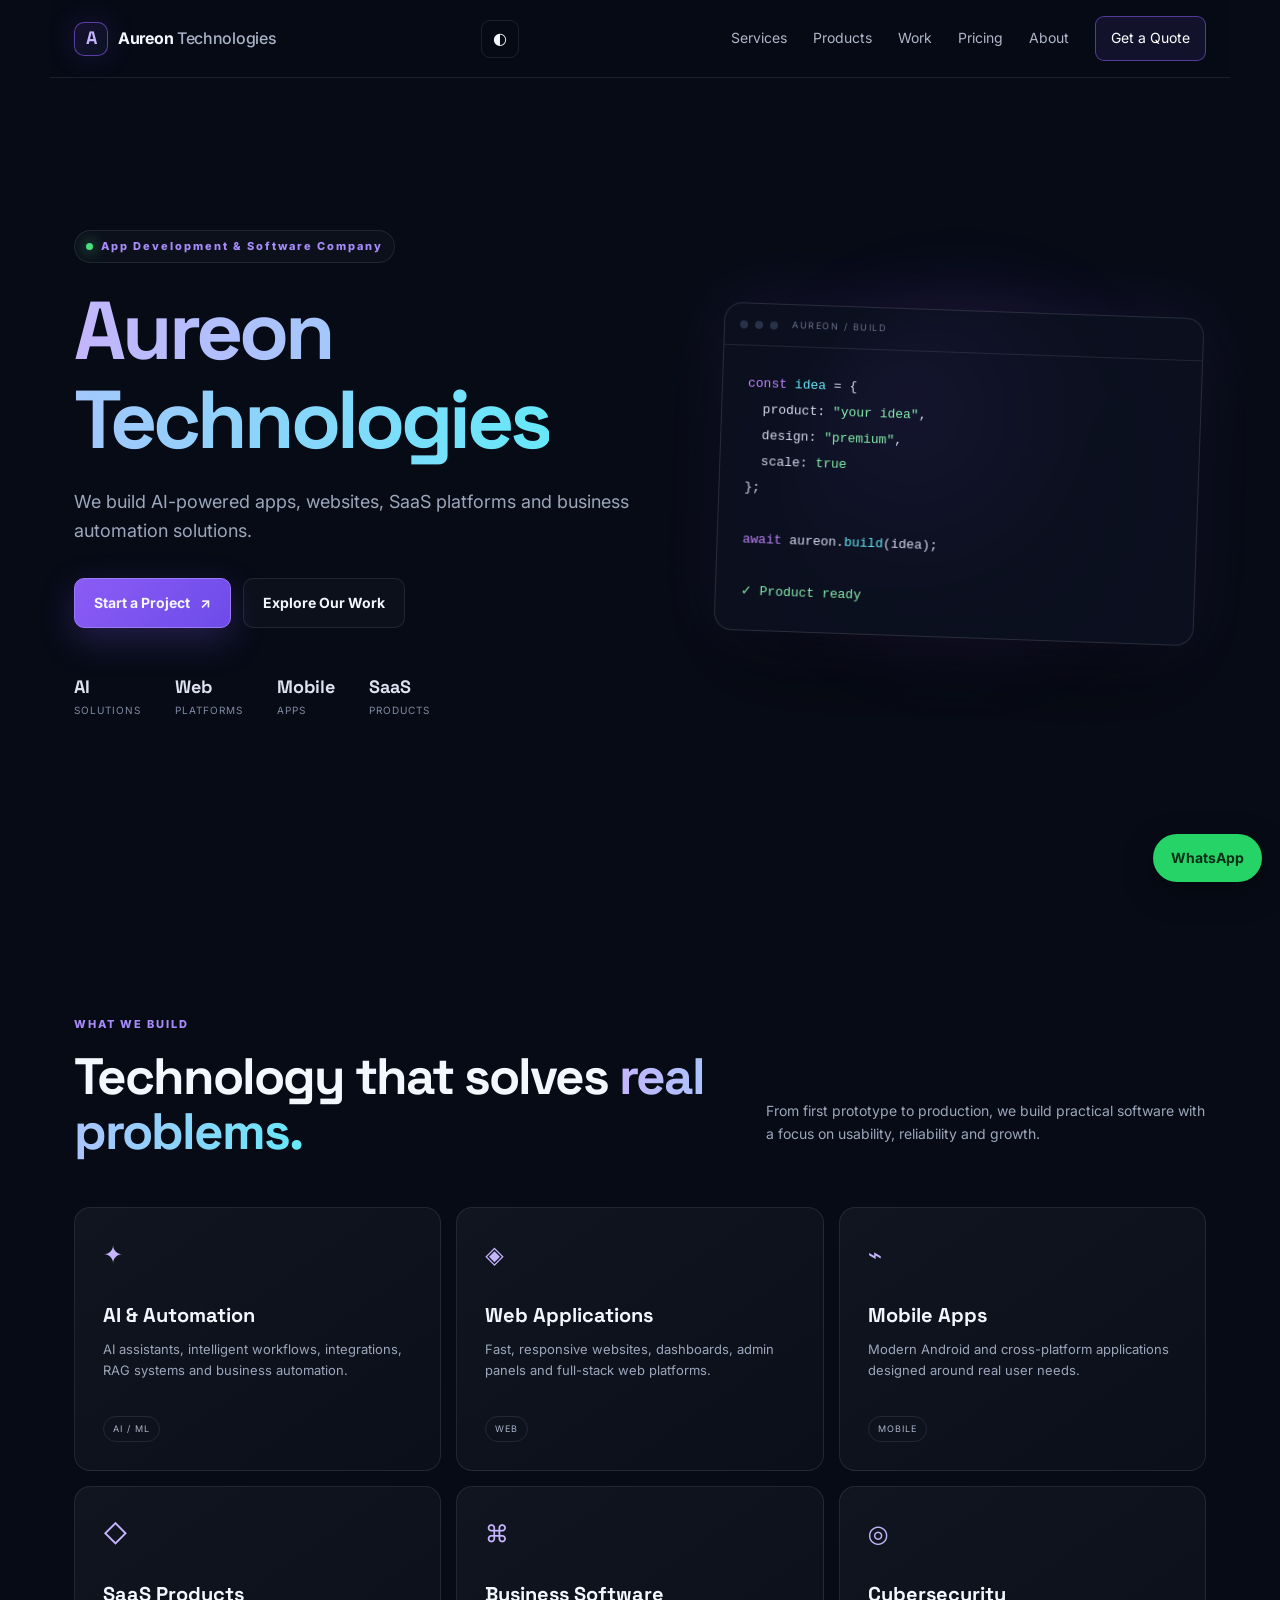
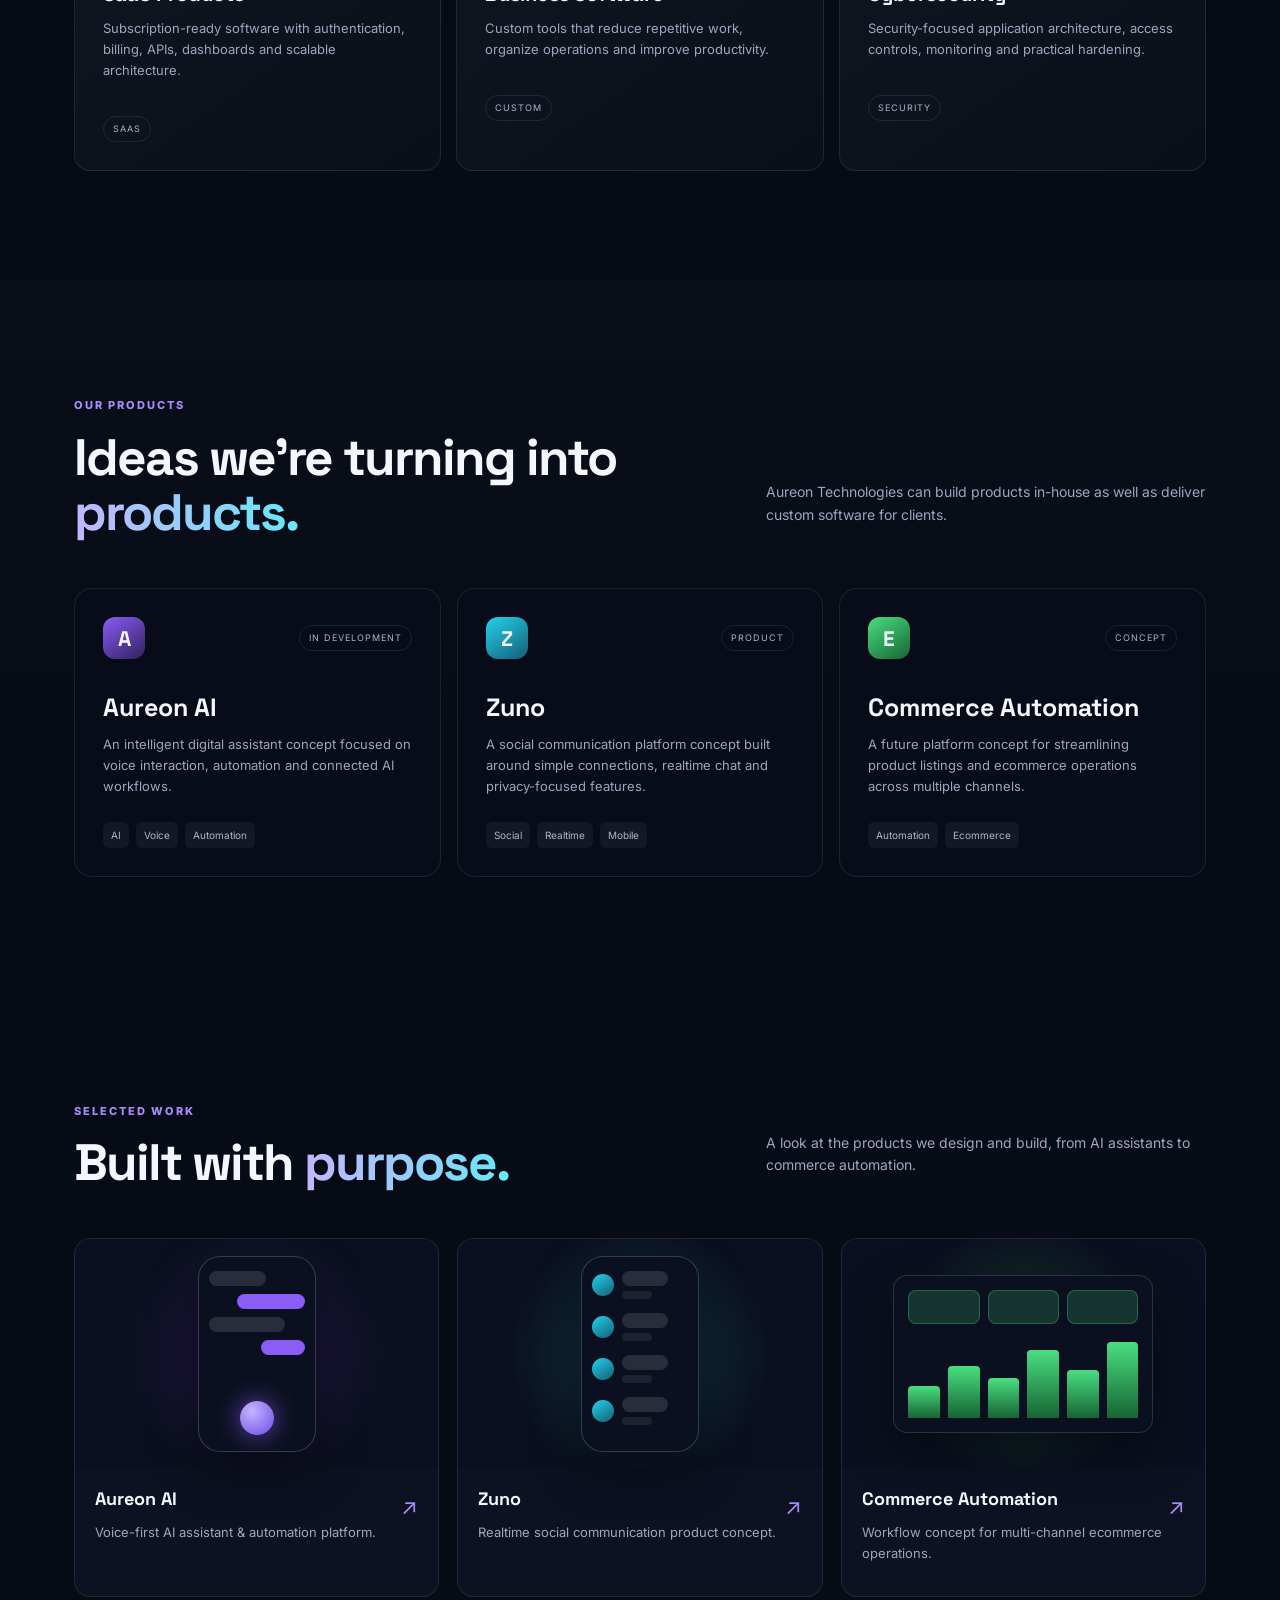
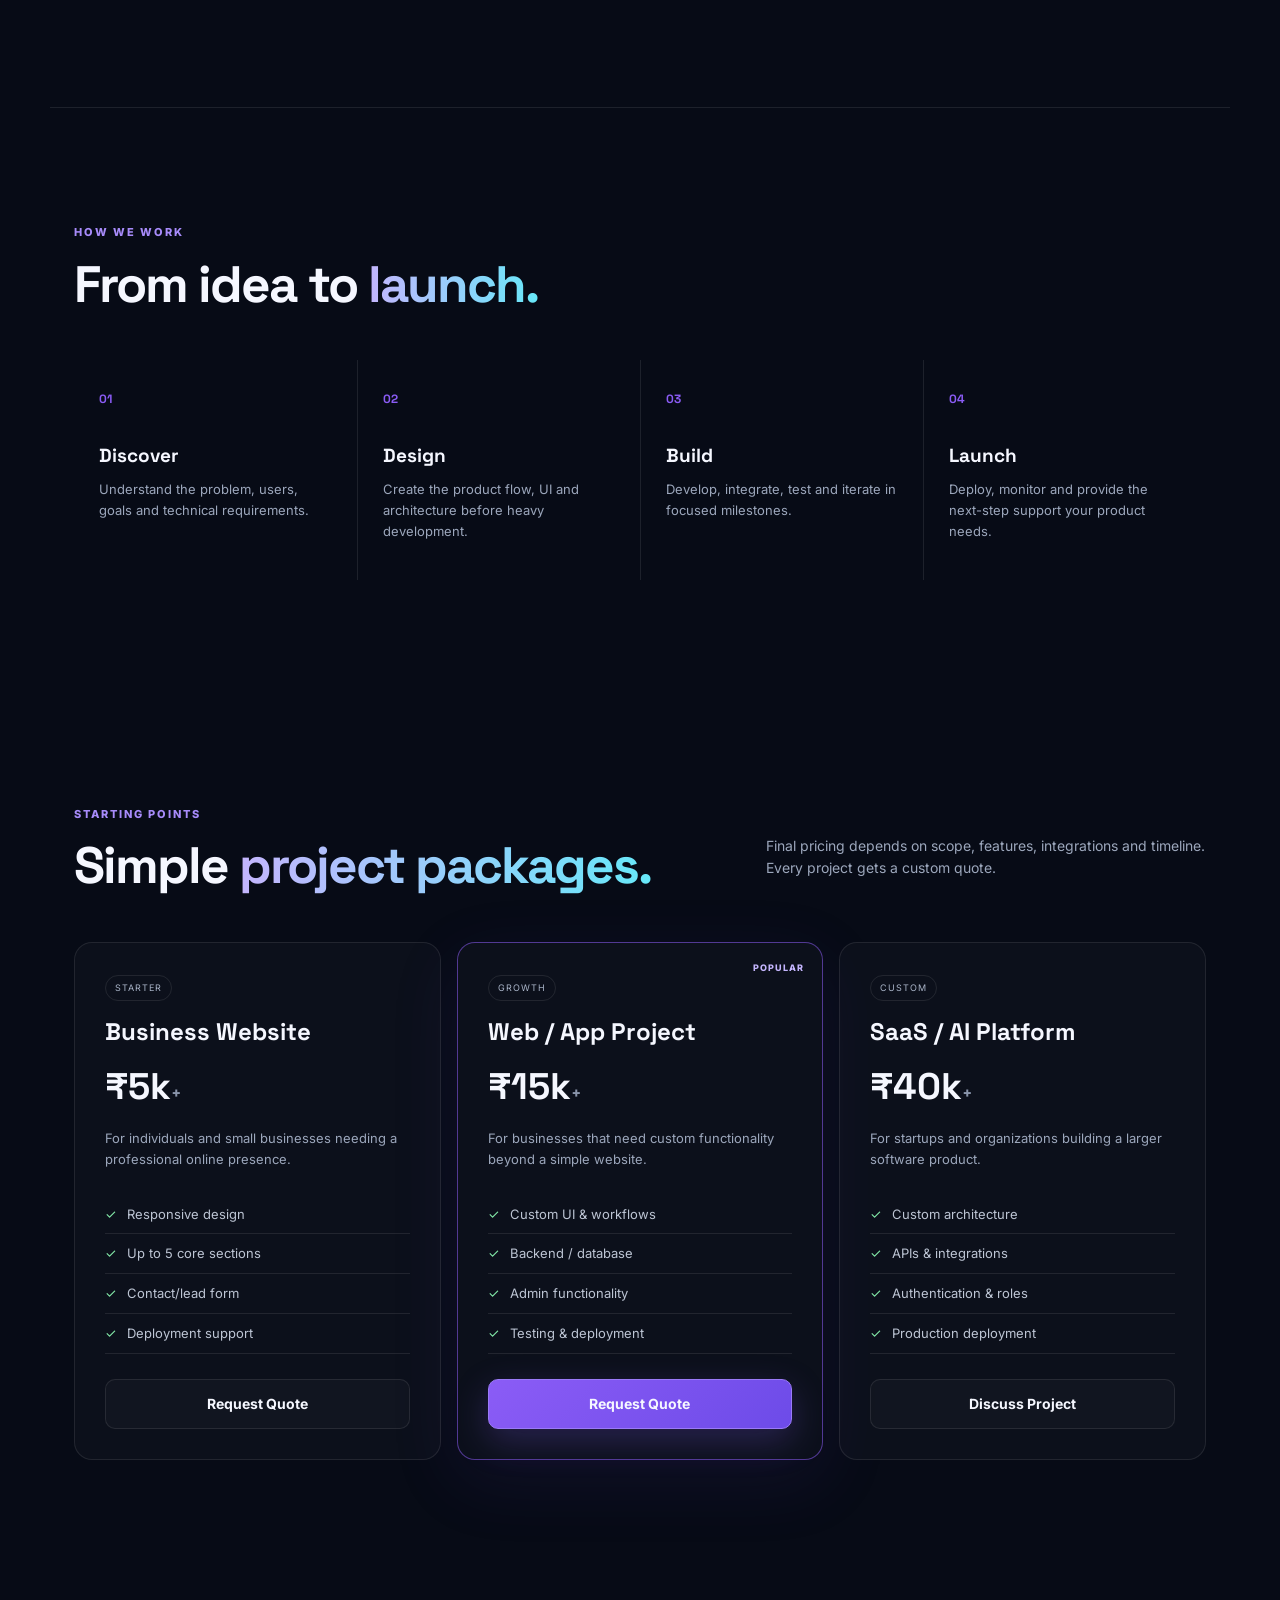
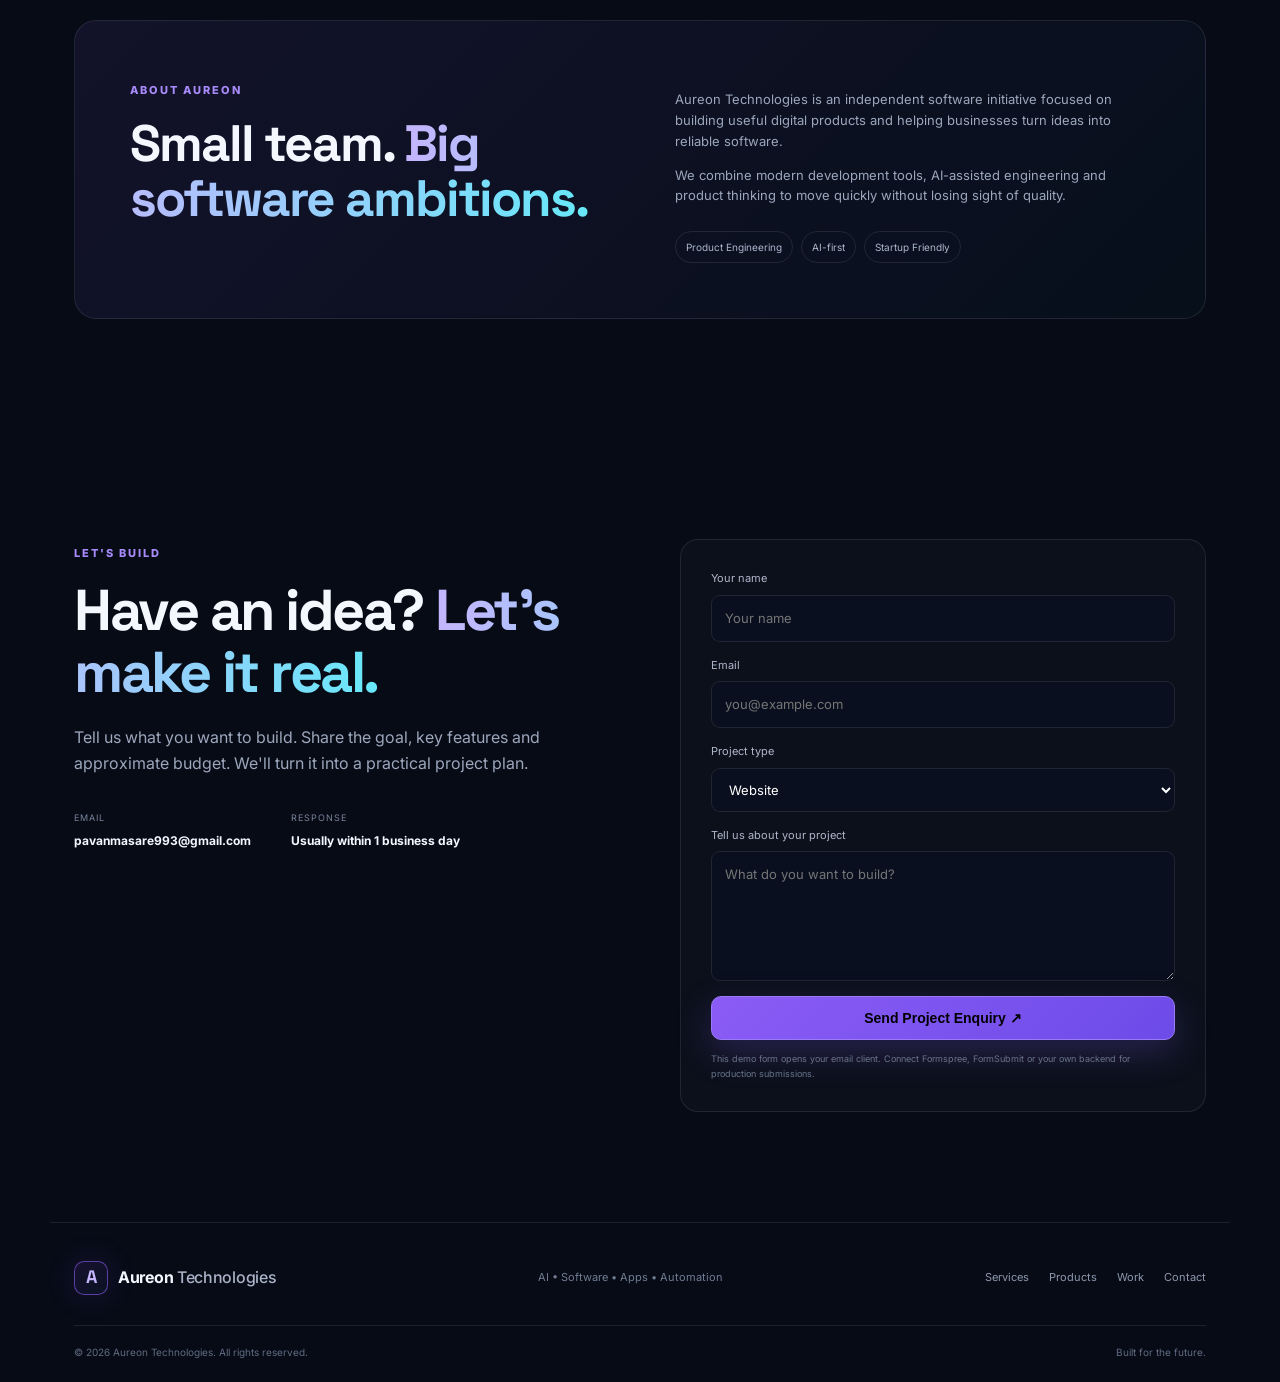
<file: index.html>
<!DOCTYPE html>
<html lang="en">
<head><script>try{var t=localStorage.getItem("aureon-theme");if(t)document.documentElement.dataset.theme=t}catch(e){}</script>
  <meta charset="UTF-8">
  <meta name="viewport" content="width=device-width, initial-scale=1.0">
  <meta name="description" content="Aureon Technologies is an app development and software company. We build AI-powered apps, websites, SaaS platforms and business automation solutions.">
  <meta name="theme-color" content="#070b16">
  <title>Aureon Technologies | App Development & Software Company</title>
  <link rel="icon" href="assets/favicon.svg" type="image/svg+xml">
  <link rel="stylesheet" href="style.css">
<script type="application/ld+json">{"@context": "https://schema.org", "@type": "Organization", "name": "Aureon Technologies", "description": "App development and software company building AI-powered apps, websites, SaaS platforms and business automation solutions.", "email": "pavanmasare993@gmail.com", "telephone": "+919022236249"}</script><link rel="canonical" href="https://pavanmasaresp-maker.github.io/Aureon-Technology-/"></head>
<body>
  <div class="bg-grid"></div>
  <header class="site-header">
    <a class="brand" href="#home" aria-label="Aureon Technologies home">
      <span class="brand-mark">A</span>
      <span>Aureon <b>Technologies</b></span>
    </a>
    <button class="theme-btn" id="themeBtn" aria-label="Switch dark or light mode">◐</button><button class="menu-btn" aria-label="Open menu" aria-expanded="false">☰</button>
    <nav class="nav">
      <a href="#services">Services</a>
      <a href="#products">Products</a>
      <a href="#work">Work</a>
      <a href="#pricing">Pricing</a>
      <a href="#about">About</a>
      <a class="nav-cta" href="#contact">Get a Quote</a>
    </nav>
  </header>

  <main>
    <section id="home" class="hero section">
      <div class="hero-copy">
        <div class="eyebrow"><span class="pulse"></span> App Development & Software Company</div>
        <h1><span>Aureon Technologies</span></h1>
        <p class="hero-text">We build AI-powered apps, websites, SaaS platforms and business automation solutions.</p>
        <div class="hero-actions">
          <a class="btn primary" href="#contact">Start a Project <span>↗</span></a>
          <a class="btn ghost" href="#work">Explore Our Work</a>
        </div>
        <div class="trust-row">
          <div><strong>AI</strong><small>Solutions</small></div>
          <div><strong>Web</strong><small>Platforms</small></div>
          <div><strong>Mobile</strong><small>Apps</small></div>
          <div><strong>SaaS</strong><small>Products</small></div>
        </div>
      </div>
      <div class="hero-art" aria-hidden="true">
        <div class="orb orb-one"></div>
        <div class="orb orb-two"></div>
        <div class="code-card">
          <div class="window-bar"><i></i><i></i><i></i><span>AUREON / BUILD</span></div>
          <pre><code><span class="c-purple">const</span> <span class="c-blue">idea</span> = {
  product: <span class="c-green">"your idea"</span>,
  design: <span class="c-green">"premium"</span>,
  scale: <span class="c-green">true</span>
};

<span class="c-purple">await</span> aureon.<span class="c-blue">build</span>(idea);

<span class="c-green">✓ Product ready</span></code></pre>
        </div>
      </div>
    </section>

    <section id="services" class="section">
      <div class="section-head">
        <div>
          <span class="eyebrow">WHAT WE BUILD</span>
          <h2>Technology that solves <span>real problems.</span></h2>
        </div>
        <p>From first prototype to production, we build practical software with a focus on usability, reliability and growth.</p>
      </div>
      <div class="cards services-grid">
        <article class="card service-card"><div class="icon">✦</div><h3>AI & Automation</h3><p>AI assistants, intelligent workflows, integrations, RAG systems and business automation.</p><span class="tag">AI / ML</span></article>
        <article class="card service-card"><div class="icon">◈</div><h3>Web Applications</h3><p>Fast, responsive websites, dashboards, admin panels and full-stack web platforms.</p><span class="tag">Web</span></article>
        <article class="card service-card"><div class="icon">⌁</div><h3>Mobile Apps</h3><p>Modern Android and cross-platform applications designed around real user needs.</p><span class="tag">Mobile</span></article>
        <article class="card service-card"><div class="icon">◇</div><h3>SaaS Products</h3><p>Subscription-ready software with authentication, billing, APIs, dashboards and scalable architecture.</p><span class="tag">SaaS</span></article>
        <article class="card service-card"><div class="icon">⌘</div><h3>Business Software</h3><p>Custom tools that reduce repetitive work, organize operations and improve productivity.</p><span class="tag">Custom</span></article>
        <article class="card service-card"><div class="icon">◎</div><h3>Cybersecurity</h3><p>Security-focused application architecture, access controls, monitoring and practical hardening.</p><span class="tag">Security</span></article>
      </div>
    </section>

    <section id="products" class="section dark-section">
      <div class="section-head">
        <div><span class="eyebrow">OUR PRODUCTS</span><h2>Ideas we're turning into <span>products.</span></h2></div>
        <p>Aureon Technologies can build products in-house as well as deliver custom software for clients.</p>
      </div>
      <div class="product-grid">
        <article class="product-card featured-product">
          <div class="product-top"><span class="product-logo">A</span><span class="status">In Development</span></div>
          <h3>Aureon AI</h3>
          <p>An intelligent digital assistant concept focused on voice interaction, automation and connected AI workflows.</p>
          <div class="product-tags"><span>AI</span><span>Voice</span><span>Automation</span></div>
        </article>
        <article class="product-card">
          <div class="product-top"><span class="product-logo zuno">Z</span><span class="status">Product</span></div>
          <h3>Zuno</h3>
          <p>A social communication platform concept built around simple connections, realtime chat and privacy-focused features.</p>
          <div class="product-tags"><span>Social</span><span>Realtime</span><span>Mobile</span></div>
        </article>
        <article class="product-card">
          <div class="product-top"><span class="product-logo ecom">E</span><span class="status">Concept</span></div>
          <h3>Commerce Automation</h3>
          <p>A future platform concept for streamlining product listings and ecommerce operations across multiple channels.</p>
          <div class="product-tags"><span>Automation</span><span>Ecommerce</span></div>
        </article>
      </div>
    </section>

    <section id="work" class="section">
      <div class="section-head">
        <div><span class="eyebrow">SELECTED WORK</span><h2>Built with <span>purpose.</span></h2></div>
        <p>A look at the products we design and build, from AI assistants to commerce automation.</p>
      </div>
      <div class="work-grid">
        <article class="work-card"><div class="work-visual visual-a"><div class="ph"><i class="b" style="width:60%"></i><i class="b u" style="width:70%"></i><i class="b" style="width:80%"></i><i class="b u" style="width:45%"></i><i class="mic"></i></div></div><div class="work-body"><div><h3>Aureon AI</h3><p>Voice-first AI assistant & automation platform.</p></div><span class="arrow">↗</span></div></article>
        <article class="work-card"><div class="work-visual visual-b"><div class="ph"><div class="li"><i class="av"></i><span><i class="b" style="width:70%"></i><i class="b s" style="width:45%"></i></span></div><div class="li"><i class="av"></i><span><i class="b" style="width:70%"></i><i class="b s" style="width:45%"></i></span></div><div class="li"><i class="av"></i><span><i class="b" style="width:70%"></i><i class="b s" style="width:45%"></i></span></div><div class="li"><i class="av"></i><span><i class="b" style="width:70%"></i><i class="b s" style="width:45%"></i></span></div></div></div><div class="work-body"><div><h3>Zuno</h3><p>Realtime social communication product concept.</p></div><span class="arrow">↗</span></div></article>
        <article class="work-card"><div class="work-visual visual-c"><div class="dash"><div class="tiles"><i></i><i></i><i></i></div><div class="bars"><i style="height:40%"></i><i style="height:65%"></i><i style="height:50%"></i><i style="height:85%"></i><i style="height:60%"></i><i style="height:95%"></i></div></div></div><div class="work-body"><div><h3>Commerce Automation</h3><p>Workflow concept for multi-channel ecommerce operations.</p></div><span class="arrow">↗</span></div></article>
      </div>
    </section>

    <section id="process" class="section process-section">
      <div class="section-head"><div><span class="eyebrow">HOW WE WORK</span><h2>From idea to <span>launch.</span></h2></div></div>
      <div class="process-grid">
        <div class="process-step"><b>01</b><h3>Discover</h3><p>Understand the problem, users, goals and technical requirements.</p></div>
        <div class="process-step"><b>02</b><h3>Design</h3><p>Create the product flow, UI and architecture before heavy development.</p></div>
        <div class="process-step"><b>03</b><h3>Build</h3><p>Develop, integrate, test and iterate in focused milestones.</p></div>
        <div class="process-step"><b>04</b><h3>Launch</h3><p>Deploy, monitor and provide the next-step support your product needs.</p></div>
      </div>
    </section>

    <section id="pricing" class="section">
      <div class="section-head"><div><span class="eyebrow">STARTING POINTS</span><h2>Simple <span>project packages.</span></h2></div><p>Final pricing depends on scope, features, integrations and timeline. Every project gets a custom quote.</p></div>
      <div class="pricing-grid">
        <article class="price-card"><span class="tag">STARTER</span><h3>Business Website</h3><div class="price">₹5k<span>+</span></div><p>For individuals and small businesses needing a professional online presence.</p><ul><li>Responsive design</li><li>Up to 5 core sections</li><li>Contact/lead form</li><li>Deployment support</li></ul><a href="#contact" class="btn ghost full">Request Quote</a></article>
        <article class="price-card popular"><div class="popular-label">POPULAR</div><span class="tag">GROWTH</span><h3>Web / App Project</h3><div class="price">₹15k<span>+</span></div><p>For businesses that need custom functionality beyond a simple website.</p><ul><li>Custom UI & workflows</li><li>Backend / database</li><li>Admin functionality</li><li>Testing & deployment</li></ul><a href="#contact" class="btn primary full">Request Quote</a></article>
        <article class="price-card"><span class="tag">CUSTOM</span><h3>SaaS / AI Platform</h3><div class="price">₹40k<span>+</span></div><p>For startups and organizations building a larger software product.</p><ul><li>Custom architecture</li><li>APIs & integrations</li><li>Authentication & roles</li><li>Production deployment</li></ul><a href="#contact" class="btn ghost full">Discuss Project</a></article>
      </div>
    </section>

    <section id="about" class="section about-section">
      <div class="about-card">
        <div><span class="eyebrow">ABOUT AUREON</span><h2>Small team. <span>Big software ambitions.</span></h2></div>
        <div><p>Aureon Technologies is an independent software initiative focused on building useful digital products and helping businesses turn ideas into reliable software.</p><p>We combine modern development tools, AI-assisted engineering and product thinking to move quickly without losing sight of quality.</p><div class="about-pills"><span>Product Engineering</span><span>AI-first</span><span>Startup Friendly</span></div></div>
      </div>
    </section>

    <section id="contact" class="section contact-section">
      <div class="contact-copy"><span class="eyebrow">LET'S BUILD</span><h2>Have an idea? <span>Let's make it real.</span></h2><p>Tell us what you want to build. Share the goal, key features and approximate budget. We'll turn it into a practical project plan.</p><div class="contact-details"><div><small>Email</small><strong>pavanmasare993@gmail.com</strong></div><div><small>Response</small><strong>Usually within 1 business day</strong></div></div></div>
      <form class="quote-form" id="quoteForm">
        <label>Your name<input required name="name" placeholder="Your name"></label>
        <label>Email<input required type="email" name="email" placeholder="you@example.com"></label>
        <label>Project type<select name="type"><option>Website</option><option>Mobile App</option><option>AI / Automation</option><option>SaaS Platform</option><option>Custom Software</option><option>Cybersecurity</option></select></label>
        <label>Tell us about your project<textarea required name="message" rows="5" placeholder="What do you want to build?"></textarea></label>
        <button class="btn primary full" type="submit">Send Project Enquiry ↗</button>
        <small class="form-note">This demo form opens your email client. Connect Formspree, FormSubmit or your own backend for production submissions.</small>
      </form>
    </section>
  </main>

  <footer>
    <div class="footer-main">
      <a class="brand" href="#home"><span class="brand-mark">A</span><span>Aureon <b>Technologies</b></span></a>
      <p>AI • Software • Apps • Automation</p>
      <div class="footer-links"><a href="#services">Services</a><a href="#products">Products</a><a href="#work">Work</a><a href="#contact">Contact</a></div>
    </div>
    <div class="footer-bottom"><span>© <span id="year"></span> Aureon Technologies. All rights reserved.</span><span>Built for the future.</span></div>
  </footer>

  <script src="script.js"></script>
<a class="wa" href="https://wa.me/919022236249?text=Hi%20Aureon%2C%20I%20want%20a%20quote" target="_blank" rel="noopener" aria-label="Chat on WhatsApp">WhatsApp</a></body>
</html>
</file>
<file: style.css>
@import url('https://fonts.googleapis.com/css2?family=Inter:wght@400;500;600;700;800&family=Space+Grotesk:wght@500;600;700&display=swap');
:root{--bg:#070b16;--panel:#0c1222;--panel2:#10182b;--text:#f5f7ff;--muted:#9ca7bc;--line:rgba(255,255,255,.09);--accent:#8b5cf6;--accent2:#22d3ee;--green:#4ade80;--max:1180px}
*{box-sizing:border-box}html{scroll-behavior:smooth}body{margin:0;background:var(--bg);color:var(--text);font-family:Inter,system-ui,sans-serif;line-height:1.6;overflow-x:hidden}.bg-grid{position:fixed;inset:0;pointer-events:none;opacity:.25;background-image:linear-gradient(rgba(255,255,255,.025) 1px,transparent 1px),linear-gradient(90deg,rgba(255,255,255,.025) 1px,transparent 1px);background-size:60px 60px;mask-image:linear-gradient(to bottom,#000,transparent 80%);z-index:-1}
a{color:inherit;text-decoration:none}.site-header{height:78px;display:flex;align-items:center;justify-content:space-between;max-width:var(--max);margin:auto;padding:0 24px;position:sticky;top:0;z-index:50;background:rgba(7,11,22,.75);backdrop-filter:blur(18px);border-bottom:1px solid var(--line)}.brand{display:flex;align-items:center;gap:10px;font-weight:700;letter-spacing:-.3px}.brand b{font-weight:500;color:#aab3c7}.brand-mark{width:34px;height:34px;border:1px solid rgba(139,92,246,.6);display:grid;place-items:center;border-radius:10px;background:linear-gradient(145deg,#17102f,#0b1324);font-family:"Space Grotesk";font-size:18px;color:#c4b5fd;box-shadow:0 0 30px rgba(139,92,246,.16)}.nav{display:flex;gap:26px;align-items:center;font-size:14px;color:#aeb7ca}.nav a:hover{color:#fff}.nav-cta{padding:10px 15px;border:1px solid rgba(139,92,246,.55);border-radius:9px;color:#fff!important;background:rgba(139,92,246,.1)}.menu-btn{display:none;background:none;border:0;color:#fff;font-size:25px}
.section{max-width:var(--max);margin:auto;padding:110px 24px}.hero{min-height:calc(100vh - 78px);display:grid;grid-template-columns:1.08fr .92fr;align-items:center;gap:60px;padding-top:80px}.eyebrow{font-size:11px;font-weight:800;letter-spacing:2px;color:#a78bfa}.hero .eyebrow{display:inline-flex;align-items:center;gap:8px;padding:7px 11px;border:1px solid var(--line);background:rgba(255,255,255,.025);border-radius:999px}.pulse{width:7px;height:7px;border-radius:50%;background:var(--green);box-shadow:0 0 14px var(--green)}h1,h2,h3{font-family:"Space Grotesk",sans-serif;line-height:1.08;margin:0}h1{font-size:clamp(46px,6.5vw,82px);letter-spacing:-4px;margin:24px 0}h1 span,h2 span{background:linear-gradient(90deg,#c4b5fd,#67e8f9);-webkit-background-clip:text;background-clip:text;color:transparent}.hero-text{font-size:18px;color:var(--muted);max-width:680px}.hero-actions{display:flex;gap:12px;margin:32px 0 45px;flex-wrap:wrap}.btn{display:inline-flex;align-items:center;justify-content:center;gap:10px;border-radius:10px;padding:13px 19px;font-weight:700;font-size:14px;border:1px solid var(--line);transition:.2s}.btn:hover{transform:translateY(-2px)}.primary{background:linear-gradient(135deg,#8b5cf6,#6d4be8);border-color:#9a7af7;box-shadow:0 12px 35px rgba(124,87,236,.25)}.ghost{background:rgba(255,255,255,.025)}.full{width:100%}.trust-row{display:flex;gap:34px;color:#7f8ba3}.trust-row div{display:flex;flex-direction:column}.trust-row strong{font-family:"Space Grotesk";font-size:18px;color:#dce2f0}.trust-row small{font-size:10px;text-transform:uppercase;letter-spacing:1px}
.hero-art{height:480px;position:relative;display:grid;place-items:center}.orb{position:absolute;border-radius:50%;filter:blur(2px)}.orb-one{width:320px;height:320px;background:radial-gradient(circle at 35% 30%,rgba(139,92,246,.45),transparent 65%);border:1px solid rgba(139,92,246,.16);box-shadow:0 0 100px rgba(139,92,246,.14)}.orb-two{width:430px;height:430px;border:1px solid rgba(34,211,238,.08);transform:rotate(30deg) scaleY(.35)}.code-card{width:min(480px,100%);position:relative;background:rgba(11,16,31,.84);border:1px solid rgba(255,255,255,.12);border-radius:18px;box-shadow:0 35px 100px rgba(0,0,0,.5),0 0 70px rgba(139,92,246,.13);backdrop-filter:blur(15px);overflow:hidden;transform:rotate(2deg)}.window-bar{height:42px;border-bottom:1px solid var(--line);display:flex;align-items:center;gap:7px;padding:0 15px;color:#667189;font-size:9px;letter-spacing:1.5px}.window-bar i{width:8px;height:8px;border-radius:50%;background:#293148}.window-bar span{margin-left:7px}.code-card pre{padding:25px;margin:0;font:13px/2 "SFMono-Regular",Consolas,monospace;color:#d7dcef;overflow:auto}.c-purple{color:#c084fc}.c-blue{color:#67e8f9}.c-green{color:#86efac}
.section-head{display:flex;justify-content:space-between;gap:50px;align-items:end;margin-bottom:48px}.section-head h2{font-size:clamp(35px,4vw,53px);letter-spacing:-2px;margin-top:13px;max-width:720px}.section-head>p{max-width:440px;color:var(--muted);font-size:14px}.cards{display:grid;grid-template-columns:repeat(3,1fr);gap:15px}.card{background:linear-gradient(145deg,rgba(255,255,255,.045),rgba(255,255,255,.018));border:1px solid var(--line);border-radius:16px;padding:28px;transition:.25s}.card:hover,.product-card:hover,.price-card:hover,.work-card:hover{border-color:rgba(139,92,246,.38);transform:translateY(-4px)}.icon{font-size:24px;color:#c4b5fd;margin-bottom:30px}.service-card h3{font-size:20px;margin-bottom:10px}.service-card p,.product-card p,.price-card p,.work-body p,.process-step p,.about-card p{font-size:13px;color:var(--muted)}.tag,.status{display:inline-block;border:1px solid var(--line);border-radius:999px;padding:5px 9px;font-size:9px;text-transform:uppercase;letter-spacing:1px;color:#aab5c9}.service-card .tag{margin-top:22px}
.dark-section{max-width:none;background:linear-gradient(180deg,rgba(255,255,255,.015),transparent);padding-left:max(24px,calc((100vw - 1132px)/2));padding-right:max(24px,calc((100vw - 1132px)/2))}.product-grid{display:grid;grid-template-columns:repeat(3,1fr);gap:16px}.product-card{border:1px solid var(--line);border-radius:18px;padding:28px;background:rgba(8,13,26,.7);transition:.25s}.product-top{display:flex;justify-content:space-between;align-items:center;margin-bottom:35px}.product-logo{width:42px;height:42px;border-radius:12px;display:grid;place-items:center;font:700 21px "Space Grotesk";background:linear-gradient(145deg,#8b5cf6,#31205f)}.product-logo.zuno{background:linear-gradient(145deg,#22d3ee,#155e75)}.product-logo.ecom{background:linear-gradient(145deg,#4ade80,#166534)}.product-card h3{font-size:25px;margin-bottom:10px}.product-tags{display:flex;gap:7px;flex-wrap:wrap;margin-top:25px}.product-tags span{font-size:10px;padding:5px 8px;border-radius:6px;background:rgba(255,255,255,.05);color:#adb7cb}
.work-grid{display:grid;grid-template-columns:repeat(3,1fr);gap:18px}.work-card{border:1px solid var(--line);border-radius:16px;overflow:hidden;background:var(--panel);transition:.25s}.work-visual{height:230px;display:grid;place-items:center;font:700 11px "Space Grotesk";letter-spacing:2px;color:#c4b5fd}.visual-a{background:radial-gradient(circle,#25174b,#0b1020 60%)}.visual-b{background:radial-gradient(circle,#123a47,#0b1020 60%)}.visual-c{background:radial-gradient(circle,#163b2c,#0b1020 60%)}.work-body{display:flex;justify-content:space-between;padding:20px}.work-body h3{font-size:18px}.arrow{font-size:22px;color:#a78bfa}.process-section{border-top:1px solid var(--line)}.process-grid{display:grid;grid-template-columns:repeat(4,1fr);gap:0}.process-step{padding:25px;border-left:1px solid var(--line)}.process-step:first-child{border-left:0}.process-step b{font:700 12px "Space Grotesk";color:#8b5cf6}.process-step h3{font-size:19px;margin:35px 0 10px}
.pricing-grid{display:grid;grid-template-columns:repeat(3,1fr);gap:16px}.price-card{position:relative;border:1px solid var(--line);border-radius:18px;padding:30px;background:rgba(255,255,255,.025);transition:.25s}.price-card.popular{border-color:rgba(139,92,246,.55);box-shadow:0 20px 70px rgba(91,55,175,.12)}.popular-label{position:absolute;right:18px;top:18px;color:#c4b5fd;font-size:9px;font-weight:800;letter-spacing:1px}.price-card h3{margin:18px 0 10px;font-size:24px}.price{font:700 37px "Space Grotesk";margin:18px 0}.price>span{font-size:17px;color:#8994aa}.price-card ul{padding:0;margin:25px 0;list-style:none;color:#bdc5d4;font-size:13px}.price-card li{padding:9px 0;border-bottom:1px solid var(--line)}.price-card li:before{content:"✓";color:#86efac;margin-right:10px}
.about-section{padding-top:50px}.about-card{display:grid;grid-template-columns:1fr 1fr;gap:70px;border:1px solid var(--line);border-radius:22px;padding:55px;background:linear-gradient(135deg,rgba(139,92,246,.09),rgba(34,211,238,.025))}.about-card h2{font-size:clamp(35px,4vw,52px);margin-top:14px;letter-spacing:-2px}.about-pills{display:flex;flex-wrap:wrap;gap:8px;margin-top:25px}.about-pills span{font-size:10px;padding:7px 10px;border:1px solid var(--line);border-radius:999px;color:#adb8cc}
.contact-section{display:grid;grid-template-columns:1fr 1fr;gap:80px}.contact-copy h2{font-size:clamp(40px,4.5vw,58px);letter-spacing:-2.5px;margin:14px 0 22px}.contact-copy>p{max-width:530px;color:var(--muted)}.contact-details{display:flex;gap:40px;margin-top:35px}.contact-details div{display:flex;flex-direction:column}.contact-details small{font-size:9px;text-transform:uppercase;letter-spacing:1px;color:#78849b}.contact-details strong{font-size:12px;margin-top:5px}.quote-form{padding:30px;border:1px solid var(--line);border-radius:18px;background:rgba(255,255,255,.025)}label{display:block;font-size:11px;color:#aeb7ca;margin-bottom:15px}input,select,textarea{display:block;width:100%;margin-top:7px;border:1px solid var(--line);background:#090f1e;color:#fff;border-radius:9px;padding:12px 13px;font:inherit;font-size:13px;outline:none}input:focus,select:focus,textarea:focus{border-color:#8b5cf6}textarea{resize:vertical}.form-note{display:block;margin-top:12px;color:#69758c;font-size:9px}
footer{border-top:1px solid var(--line);padding:35px 24px 22px;max-width:var(--max);margin:auto}.footer-main{display:flex;align-items:center;justify-content:space-between;gap:20px}.footer-main>p{font-size:11px;color:#707c93}.footer-links{display:flex;gap:20px;font-size:11px;color:#8d98ad}.footer-bottom{border-top:1px solid var(--line);margin-top:28px;padding-top:18px;display:flex;justify-content:space-between;color:#606c82;font-size:10px}
@media(max-width:900px){.nav{gap:15px}.hero{grid-template-columns:1fr}.hero-art{height:400px}.cards,.product-grid,.work-grid,.pricing-grid{grid-template-columns:repeat(2,1fr)}.about-card,.contact-section{grid-template-columns:1fr;gap:35px}.process-grid{grid-template-columns:repeat(2,1fr);gap:10px}.process-step{border-left:0;border-top:1px solid var(--line)}}
@media(max-width:680px){.site-header{height:68px}.menu-btn{display:block}.nav{display:none;position:absolute;top:68px;left:0;right:0;padding:15px 24px 22px;background:rgba(7,11,22,.98);border-bottom:1px solid var(--line);flex-direction:column;align-items:stretch}.nav.open{display:flex}.nav a{padding:10px}.hero{padding-top:55px}.section{padding:75px 18px}.hero-art{height:340px}.code-card{transform:none}.section-head{display:block}.section-head>p{margin-top:18px}.cards,.product-grid,.work-grid,.pricing-grid{grid-template-columns:1fr}.trust-row{gap:18px;justify-content:space-between}.about-card{padding:30px}.contact-details{display:block}.contact-details div{margin-top:15px}.footer-main,.footer-bottom{flex-direction:column;align-items:flex-start}.footer-links{flex-wrap:wrap}h1{letter-spacing:-2.5px}}

.theme-btn{margin-left:auto;margin-right:8px;width:38px;height:38px;border-radius:9px;border:1px solid var(--line);background:none;color:var(--text);font-size:16px;cursor:pointer}.nav{margin-left:auto}.nav+.theme-btn{margin-left:14px}
.wa{position:fixed;right:18px;bottom:18px;z-index:60;background:#25d366;color:#052e16;font-weight:700;font-size:14px;padding:13px 18px;border-radius:999px;box-shadow:0 10px 30px rgba(0,0,0,.35)}
[data-theme=light]{--bg:#f5f6fb;--panel:#fff;--panel2:#eef0f7;--text:#12172b;--muted:#566079;--line:rgba(18,23,43,.13)}
[data-theme=light] .site-header{background:rgba(245,246,251,.88)}[data-theme=light] .nav,[data-theme=light] .nav.open{color:#4a5472;background:transparent}[data-theme=light] .nav a:hover,[data-theme=light] .menu-btn{color:#12172b}[data-theme=light] .nav-cta{color:#12172b!important}
[data-theme=light] .card,[data-theme=light] .product-card,[data-theme=light] .price-card,[data-theme=light] .quote-form,[data-theme=light] .work-card{background:#fff}[data-theme=light] input,[data-theme=light] select,[data-theme=light] textarea{background:#fff;color:#12172b}
[data-theme=light] .primary{color:#fff}[data-theme=light] .tag,[data-theme=light] .status,[data-theme=light] .product-tags span,[data-theme=light] .about-pills span,[data-theme=light] .brand b,[data-theme=light] .price-card ul,[data-theme=light] label{color:#4a5472}[data-theme=light] .trust-row strong{color:#12172b}[data-theme=light] .bg-grid{opacity:.6}
@media(max-width:680px){[data-theme=light] .nav{background:#f5f6fb}}

.ph{width:118px;height:196px;border:1px solid rgba(255,255,255,.18);border-radius:22px;background:#0b1020;padding:14px 10px;display:flex;flex-direction:column;gap:8px;box-shadow:0 20px 50px rgba(0,0,0,.45);overflow:hidden}
.b{display:block;height:15px;border-radius:8px;background:rgba(255,255,255,.12)}.b.u{align-self:flex-end;margin-left:auto;background:#8b5cf6}.b.s{height:8px;margin-top:5px;opacity:.6}
.mic{width:34px;height:34px;border-radius:50%;margin:auto auto 2px;background:radial-gradient(circle at 35% 30%,#c4b5fd,#6d4be8);box-shadow:0 0 24px rgba(139,92,246,.7)}
.li{display:flex;gap:8px;align-items:center;margin-bottom:6px}.li>span{flex:1}.av{width:22px;height:22px;border-radius:50%;background:linear-gradient(145deg,#22d3ee,#155e75);flex:none}
.dash{width:76%;max-width:260px;padding:14px;border:1px solid rgba(255,255,255,.14);border-radius:14px;background:#0b1020;box-shadow:0 20px 50px rgba(0,0,0,.45)}
.tiles{display:flex;gap:8px;margin-bottom:14px}.tiles i{flex:1;height:34px;border-radius:8px;background:rgba(74,222,128,.18);border:1px solid rgba(74,222,128,.3)}
.bars{display:flex;align-items:flex-end;gap:8px;height:80px}.bars i{flex:1;border-radius:4px 4px 0 0;background:linear-gradient(#4ade80,#166534)}
</file>
